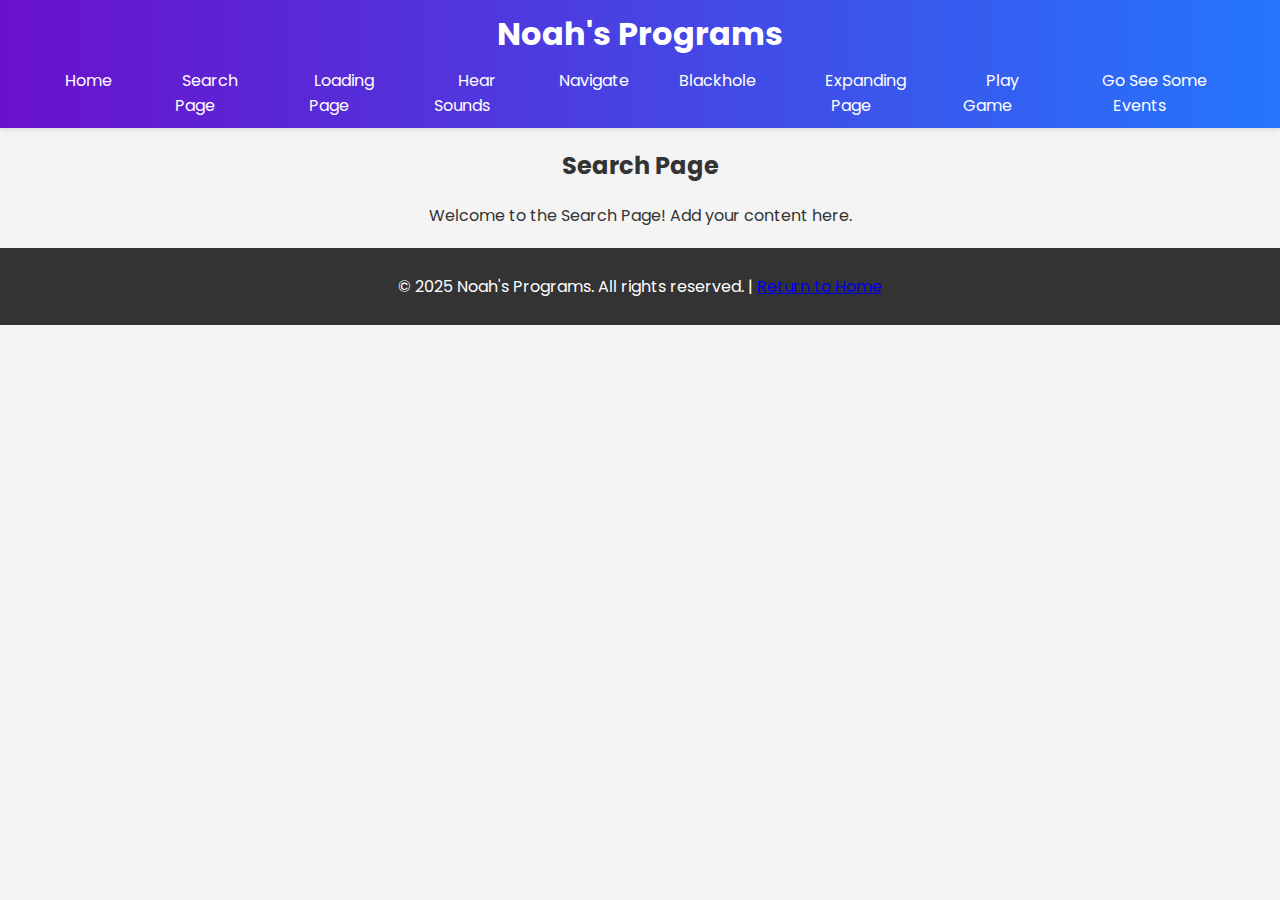
<file: index.html>
<!DOCTYPE html>
<html lang="en">

<head>
    <meta charset="UTF-8">
    <meta name="viewport" content="width=device-width, initial-scale=1.0">
    <title>Search Page</title>
    <link rel="stylesheet" href="css/index.css">
    <link rel="stylesheet" href="https://fonts.googleapis.com/css2?family=Open+Sans:ital,wght@0,300..800;1,300..800&family=Poppins:wght@100..900&display=swap">
</head>

<body>
    <header class="nav">
        <div class="container">
            <h1>Noah's Programs</h1>
            <ul>
                <li><a href="index.html">Home</a></li>
                <li><a href="search.html">Search Page</a></li>
                <li><a href="loading.html">Loading Page</a></li>
                <li><a href="sounds.html">Hear Sounds</a></li>
                <li><a href="nav.html">Navigate</a></li>
                <li><a href="blackhole.html">Blackhole</a></li>
                <li><a href="expanding.html">Expanding Page</a></li>
                <li><a href="insect.html">Play Game</a></li>
                <li><a href="event.html">Go See Some Events</a></li>
            </ul>
        </div>
    </header>

    <main>
        <section class="content">
            <h2>Search Page</h2>
            <p>Welcome to the Search Page! Add your content here.</p>
        </section>
    </main>

    <footer>
        <p>&copy; 2025 Noah's Programs. All rights reserved. | <a href="index.html">Return to Home</a></p>
    </footer>
</body>

</html>
</file>
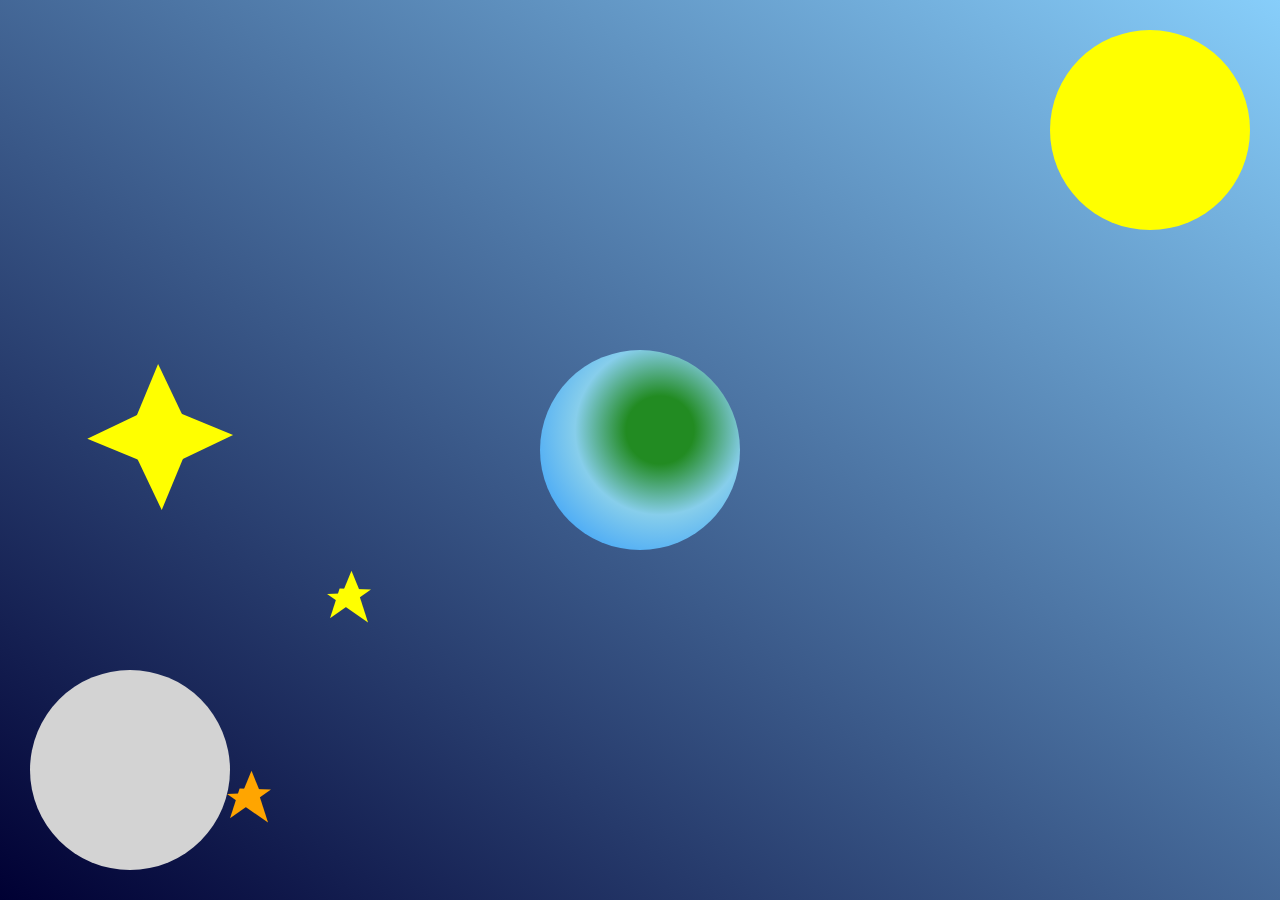
<file: art.html>
<!DOCTYPE html>
<html lang="en">
<head>
    <meta charset="UTF-8">
    <meta name="viewport" content="width=device-width, initial-scale=1.0">
    <title>ART</title>
    <link rel="stylesheet" href="css/art.css">
</head>
<body>
    <div class="sun"></div>
    <div class="moon"></div>
    <div class="planet"></div>
    <div class="five-pointed-star"></div>
    <div class="four-pointed-star"></div>
    <div class="three-pointed-star"></div>
    <div class="five-pointed-star second"></div>
</body>
</html>
</file>
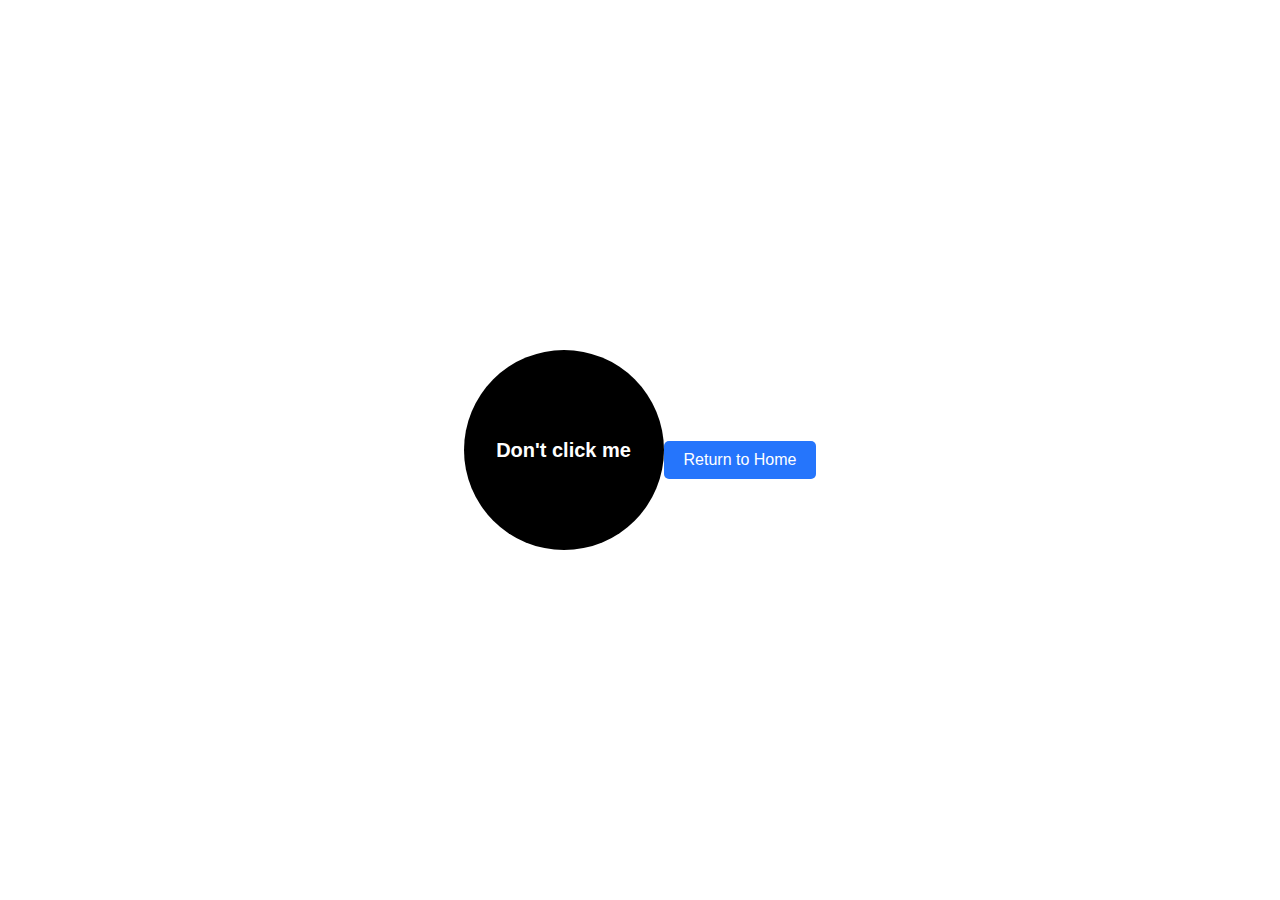
<file: blackhole.html>
<!DOCTYPE html>
<html lang="en">

<head>
    <meta charset="UTF-8">
    <meta name="viewport" content="width=device-width, initial-scale=1.0">
    <link rel="stylesheet" href="css/blackhole.css">
    <title>Blackhole</title>
</head>

<body>
    <div class="circle" id="circle">
        <h1 class="circle-text" id="circleText">Don't click me</h1>
    </div>

    <!-- Button to return to the index page -->
    <div class="button-container">
        <button onclick="window.location.href='index.html'">Return to Home</button>
    </div>

    <script src="js/blackhole.js"></script>
</body>

</html>
</file>
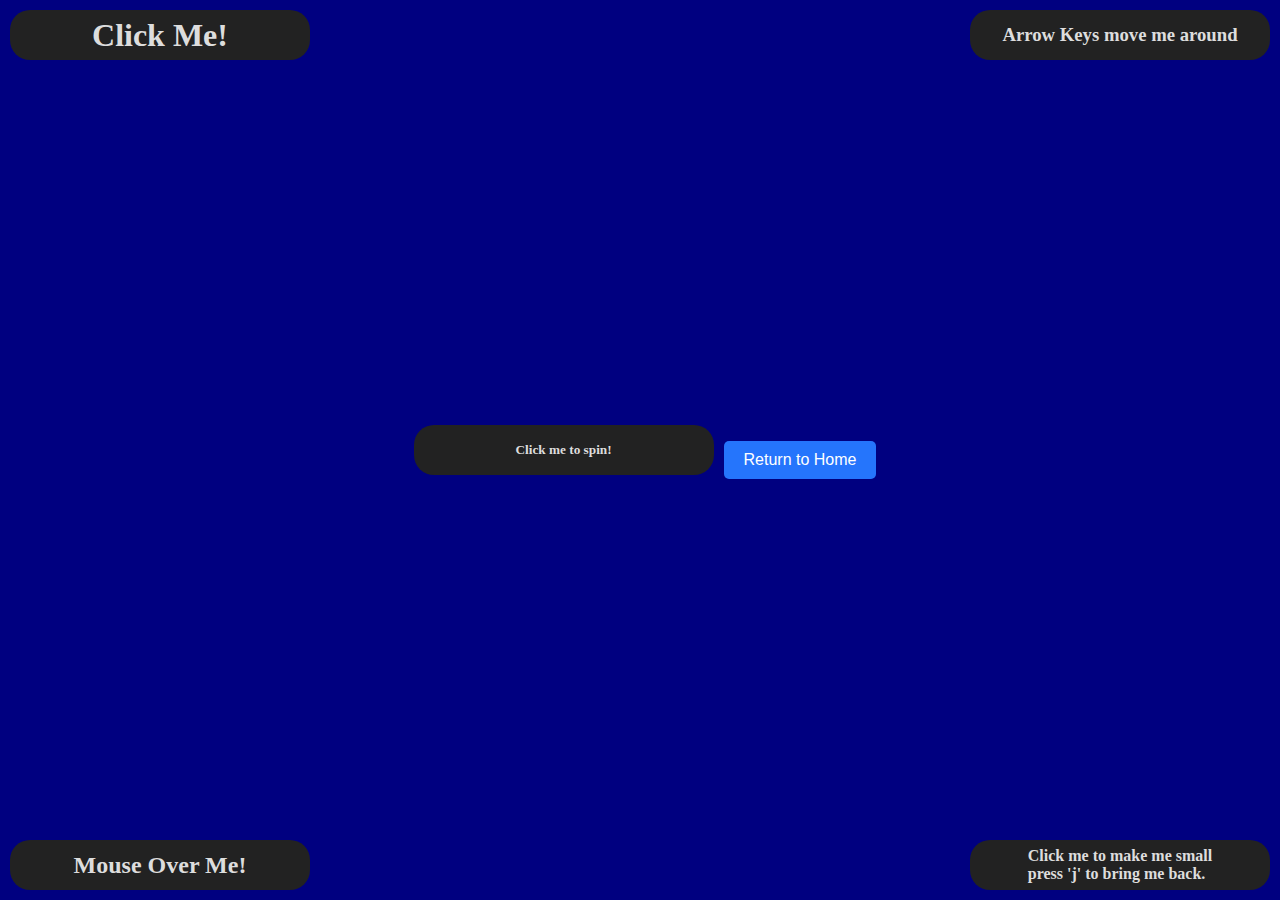
<file: event.html>
<!DOCTYPE html>
<html lang="en">
<head>
    <meta charset="UTF-8">
    <meta name="viewport" content="width=device-width, initial-scale=1.0">
    <title>Events</title>
    <link rel="stylesheet" href="css/event.css">
</head>
<body>
    <div class="box" id="element1">
        <h1>Click Me!</h1>
    </div>

    <div class="box" id="element2">
        <h2>Mouse Over Me!</h2>
    </div>

    <div class="box" id="element3">
        <h3>Arrow Keys move me around</h3>
    </div>

    <div class="box" id="element4">
        <h4>Click me to make me small <br> press 'j' to bring me back.</h4>
    </div>

    <div class="box" id="element5">
        <h5>Click me to spin!</h5>
    </div>

    <!-- Button to navigate back to the index page -->
    <div class="button-container">
        <button onclick="window.location.href='index.html'">Return to Home</button>
    </div>

    <script src="js/event.js"></script>
</body>
</html>
</file>
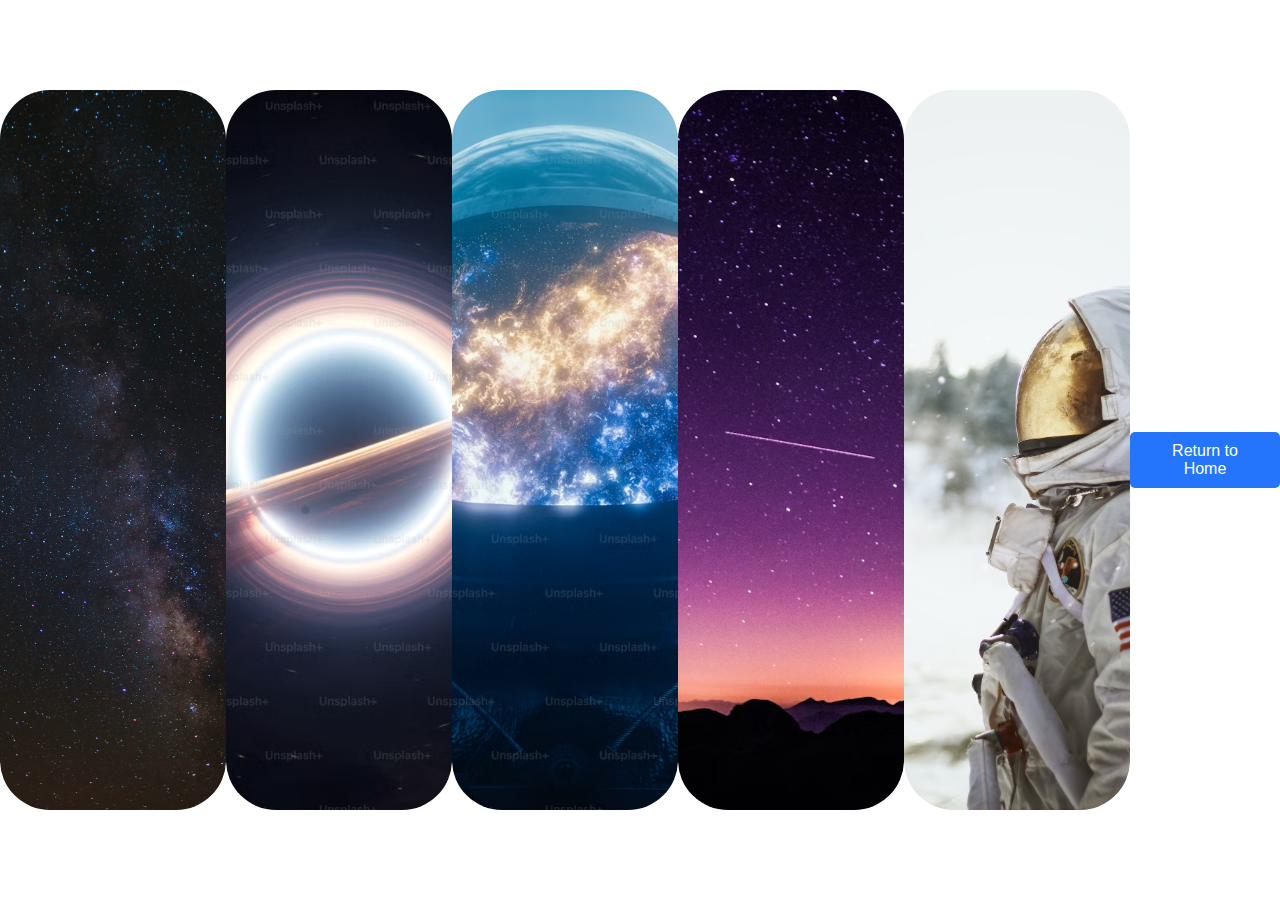
<file: expanding.html>
<!DOCTYPE html>
<html lang="en">
<head>
    <meta charset="UTF-8">
    <meta name="viewport" content="width=device-width, initial-scale=1.0">
    <title>Expanding</title>
    <link rel="stylesheet" href="css/expanding.css">
</head>
<body>
    <div class="container">
        <div class="panel" style="background-image: url('images/space-1.avif')">
            <h3>See space</h3>
        </div>

        <div class="panel" style="background-image: url('images/space-2.avif')">
            <h3>Avoid these</h3>
        </div>

        <div class="panel" style="background-image: url('images/space-3.avif')">
            <h3>Join the explorers</h3>
        </div>

        <div class="panel" style="background-image: url('images/space-4.avif')">
            <h3>Watch the sunsets</h3>
        </div>

        <div class="panel" style="background-image: url('images/space-5.avif')">
            <h3>Watch the skies</h3>
        </div>
    </div>

    <!-- Button to navigate back to the index page -->
    <div class="button-container">
        <button onclick="window.location.href='index.html'">Return to Home</button>
    </div>

    <script src="js/expanding.js"></script>
</body>
</html>
</file>
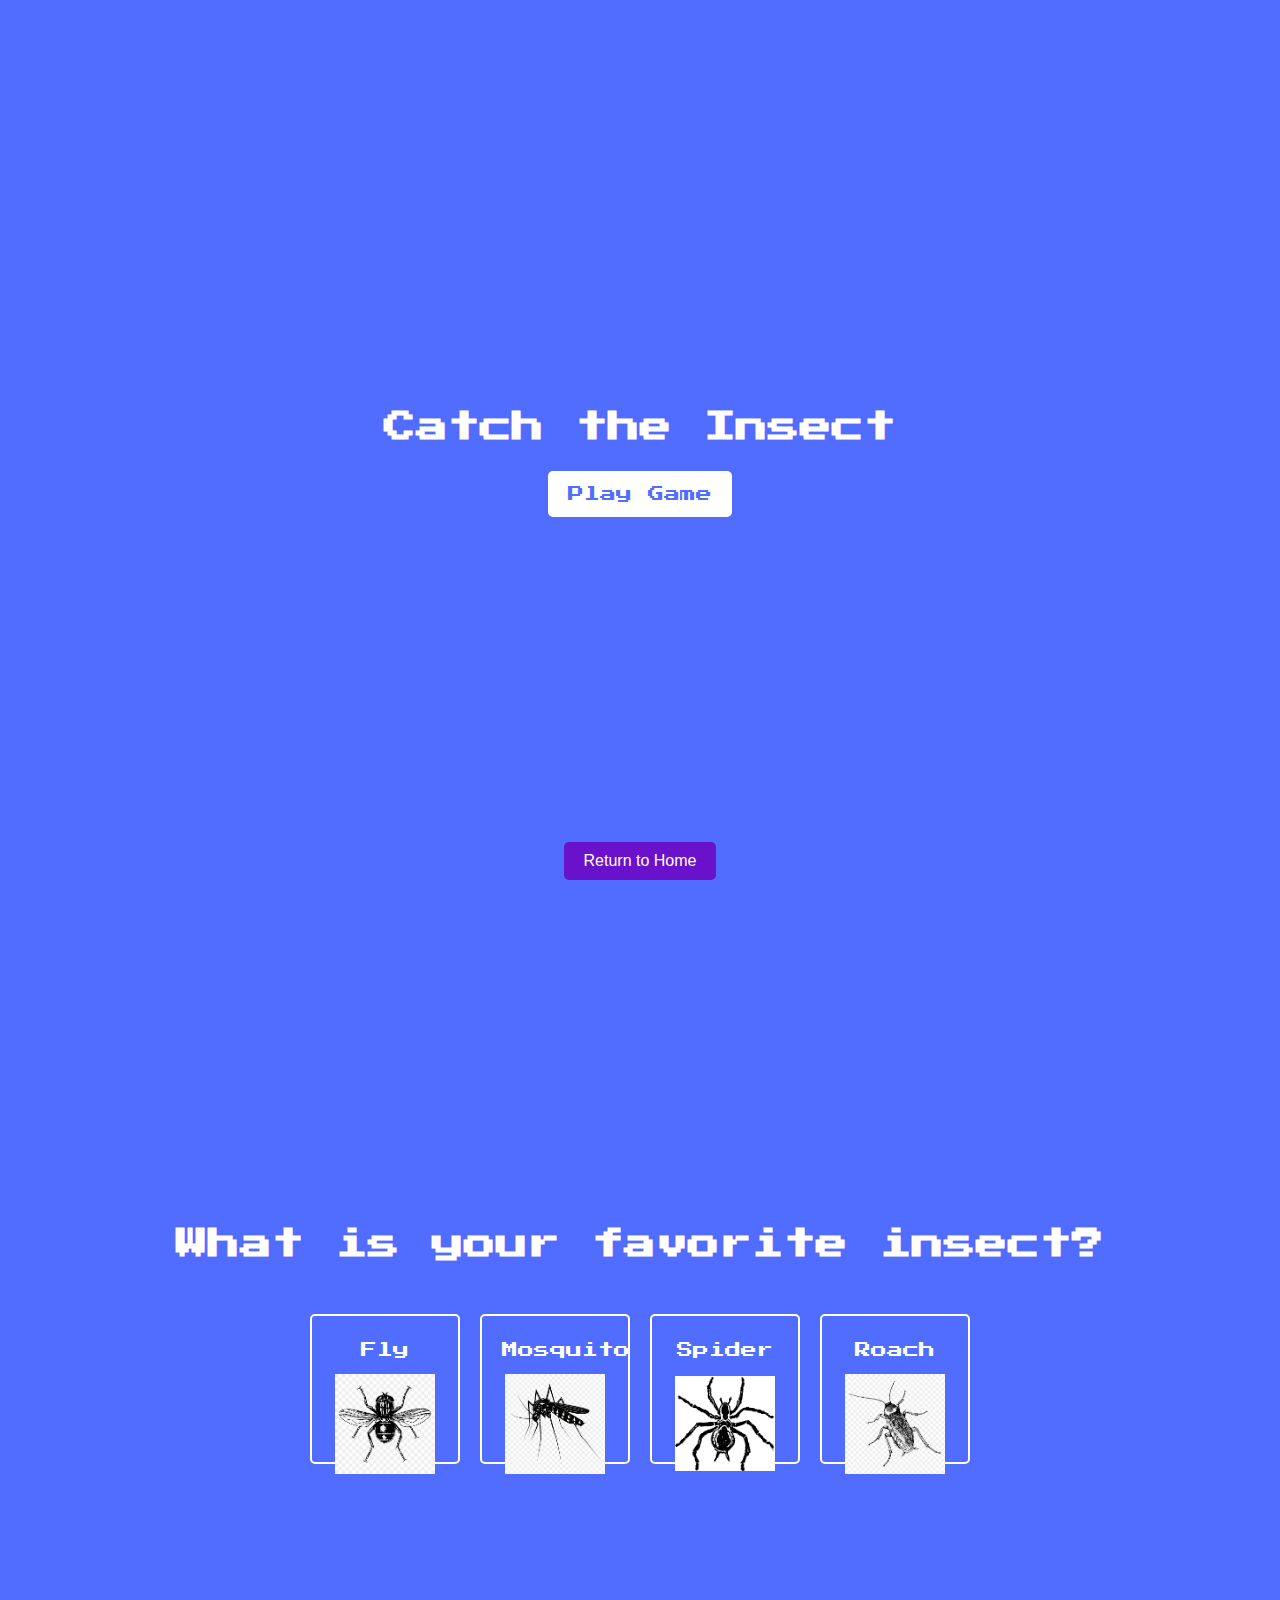
<file: insect.html>
<!DOCTYPE html>
<html lang="en">
<head>
    <meta charset="UTF-8">
    <meta name="viewport" content="width=device-width, initial-scale=1.0">
    <title>Insect</title>
    <link rel="stylesheet" href="css/insect.css">
</head>
<body>
    <div class="screen">
        <h1>Catch the Insect</h1>
        <button class="btn" id="start-btn">Play Game</button>
    </div>

    <div class="screen">
        <h1>What is your favorite insect?</h1>
        <ul class="insects-list">
            <li>
                <button class="choose-insect-btn">
                    <p>Fly</p>
                    <img src="images/fly.png" alt="Fly">
                </button>
            </li>
            <li>
                <button class="choose-insect-btn">
                    <p>Mosquito</p>
                    <img src="images/mosquito.png" alt="Mosquito">
                </button>
            </li>
            <li>
                <button class="choose-insect-btn">
                    <p>Spider</p>
                    <img src="images/spider.png" alt="Spider">
                </button>
            </li>
            <li>
                <button class="choose-insect-btn">
                    <p>Roach</p>
                    <img src="images/Roach.png" alt="Roach">
                </button>
            </li>
        </ul>
    </div>

    <div class="screen game-container" id="game-container">
        <h3 class="time" id="time">Time: 00:00</h3>
        <h3 id="score" class="score">Score: 0</h3>
        <h5 class="message" id="message">
            Are you annoyed yet? <br>
            You are playing an impossible game!!
        </h5>
    </div>

    <!-- Button to navigate back to the index page -->
    <div class="button-container">
        <button onclick="window.location.href='index.html'">Return to Home</button>
    </div>

    <script src="js/insect.js"></script>
</body>
</html>
</file>
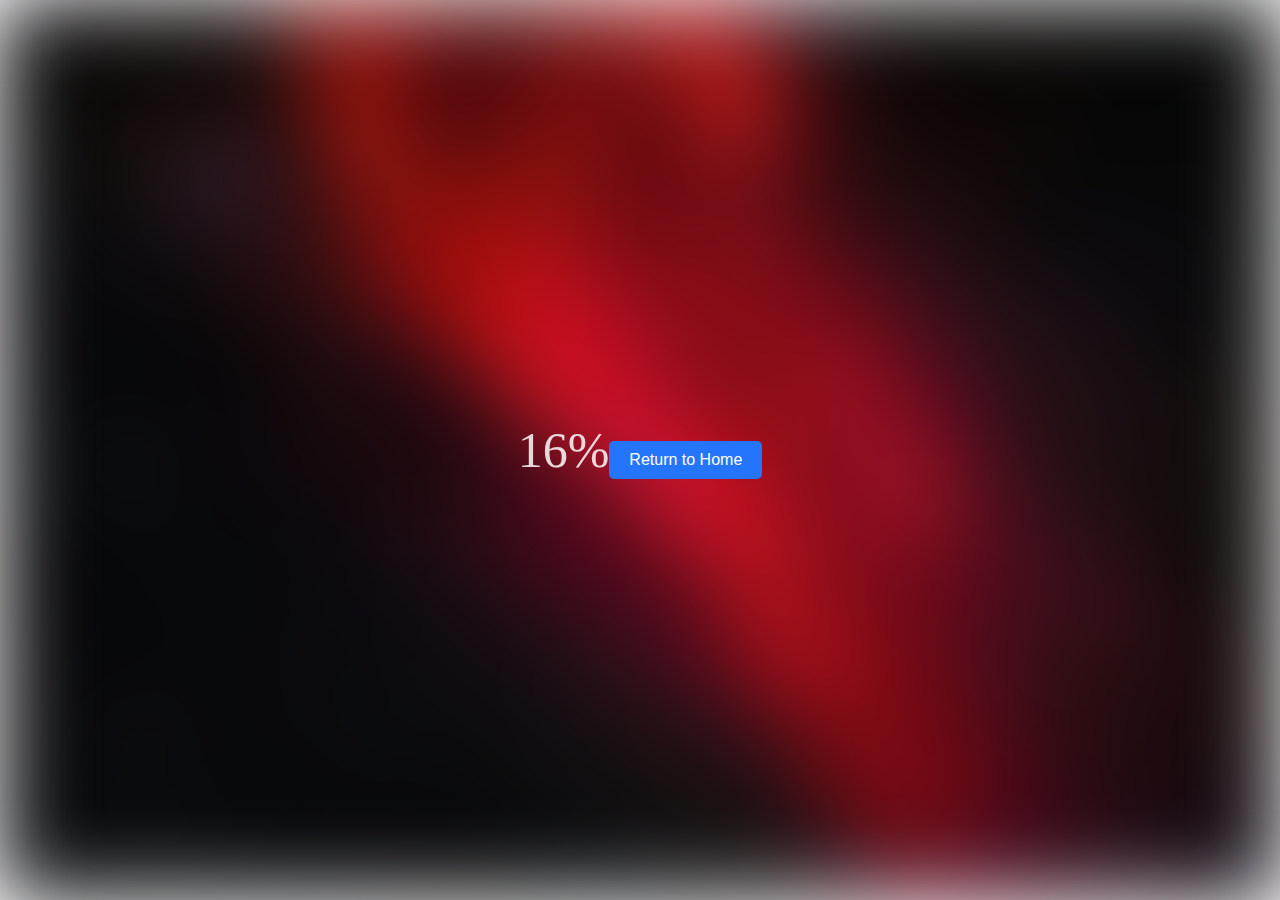
<file: loading.html>
<!DOCTYPE html>
<html lang="en">
<head>
    <meta charset="UTF-8">
    <meta name="viewport" content="width=device-width, initial-scale=1.0">
    <title>Loading</title>
    <link rel="stylesheet" href="css/loading.css">
</head>
<body>
    <section class="bg"></section>
    <div class="loading-text">0%</div>

    <!-- Button to navigate back to the index page -->
    <div class="button-container">
        <button onclick="window.location.href='index.html'">Return to Home</button>
    </div>

    <script src="js/loading.js"></script>
</body>
</html>
</file>
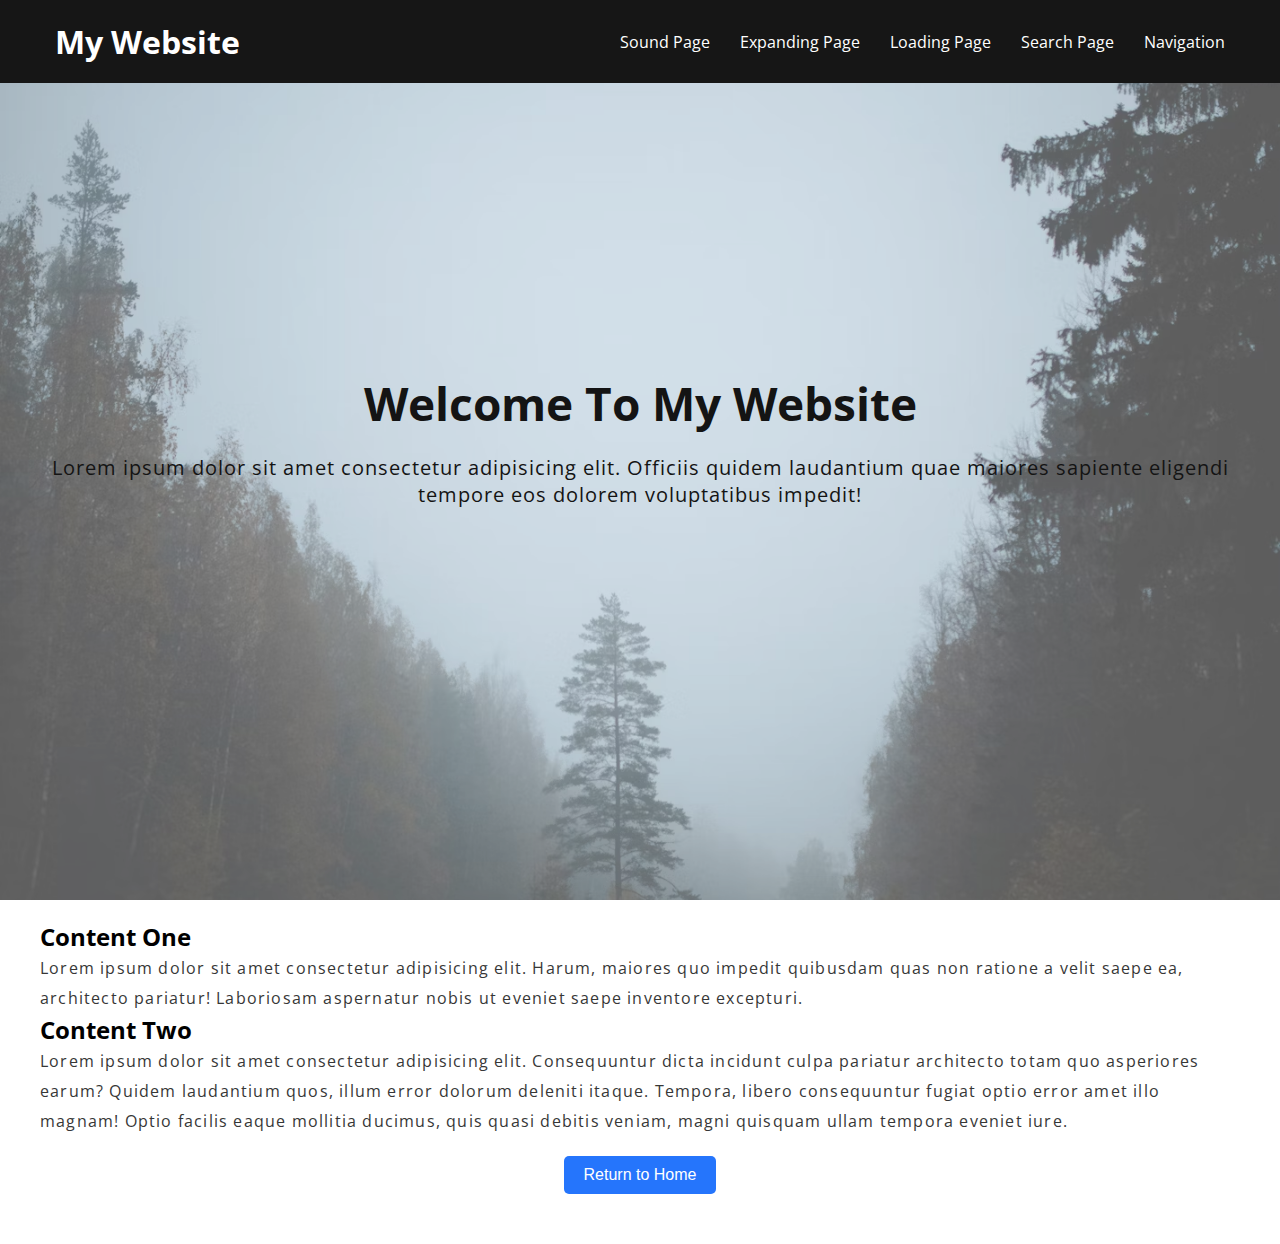
<file: nav.html>
<!DOCTYPE html>
<html lang="en">
<head>
    <meta charset="UTF-8">
    <meta name="viewport" content="width=device-width, initial-scale=1.0">
    <title>Navigation</title>
    <link rel="stylesheet" href="css/nav.css">
</head>
<body>
    <nav class="nav">
        <div class="container">
            <h1 class="logo"><a href="index.html">My Website</a></h1>
            <ul>
                <li><a href="sounds.html">Sound Page</a></li>
                <li><a href="expanding.html">Expanding Page</a></li>
                <li><a href="loading.html">Loading Page</a></li>
                <li><a href="search.html">Search Page</a></li>
                <li><a href="nav.html">Navigation</a></li>
            </ul>
        </div>
    </nav>

    <div class="hero">
        <div class="container">
            <h1>Welcome To My Website</h1>
            <p>Lorem ipsum dolor sit amet consectetur adipisicing elit. Officiis quidem laudantium quae maiores sapiente eligendi tempore eos dolorem voluptatibus impedit!</p>
        </div>
    </div>

    <section class="container content">
        <h2>Content One</h2>
        <p>Lorem ipsum dolor sit amet consectetur adipisicing elit. Harum, maiores quo impedit quibusdam quas non ratione a velit saepe ea, architecto pariatur! Laboriosam aspernatur nobis ut eveniet saepe inventore excepturi.</p>
        <h3>Content Two</h3>
        <p>Lorem ipsum dolor sit amet consectetur adipisicing elit. Consequuntur dicta incidunt culpa pariatur architecto totam quo asperiores earum? Quidem laudantium quos, illum error dolorum deleniti itaque. Tempora, libero consequuntur fugiat optio error amet illo magnam! Optio facilis eaque mollitia ducimus, quis quasi debitis veniam, magni quisquam ullam tempora eveniet iure.</p>
    </section>

    <!-- Button to navigate back to the index page -->
    <div class="button-container">
        <button onclick="window.location.href='index.html'">Return to Home</button>
    </div>

    <script src="js/nav.js"></script>
</body>
</html>
</file>
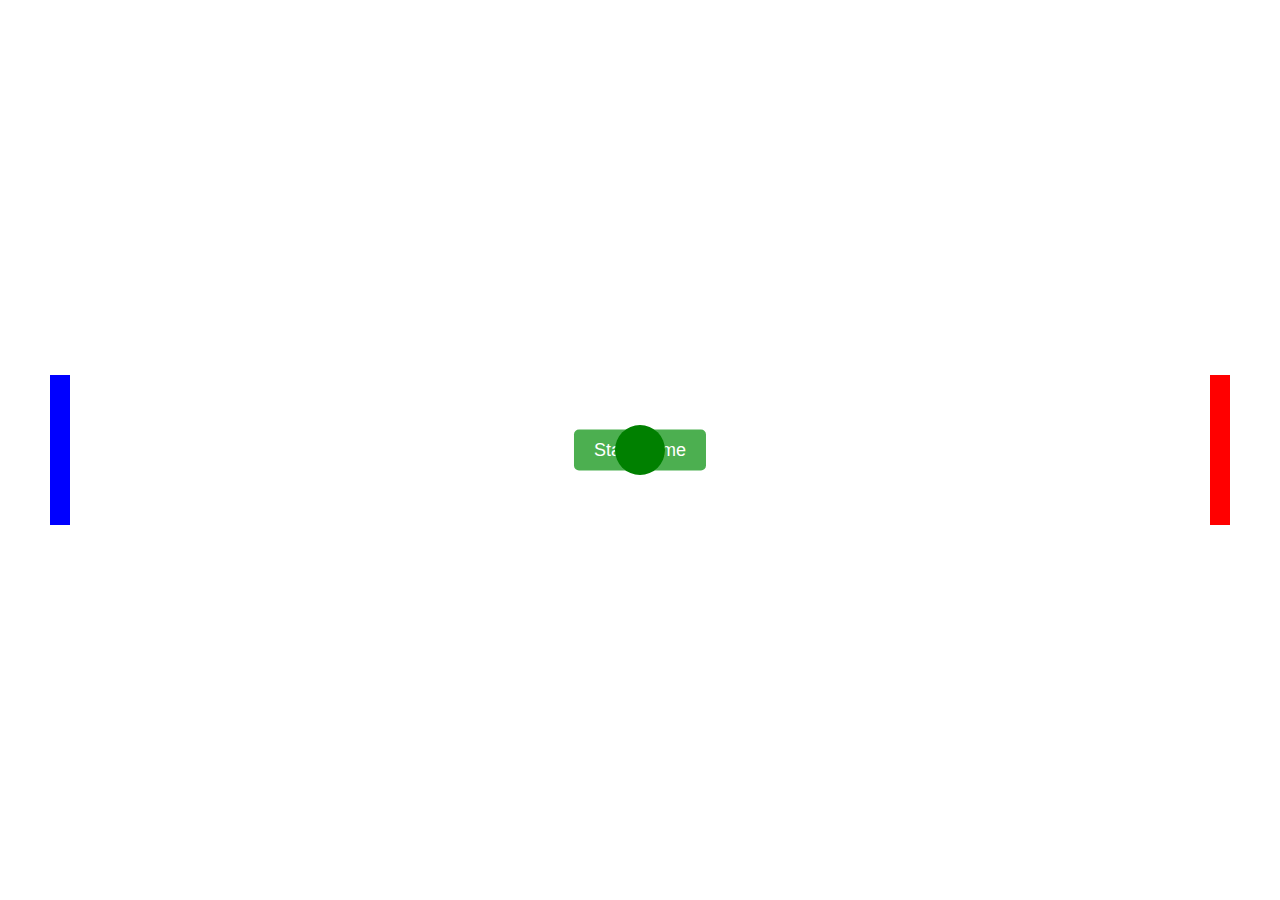
<file: pong.html>
<!DOCTYPE html>
<html lang="en">
<head>
    <meta charset="UTF-8">
    <meta name="viewport" content="width=device-width, initial-scale=1.0">
    <title>pong</title>
</head>
<body>
    <script src="js/pong.js"></script>

</body>
</html>
</file>
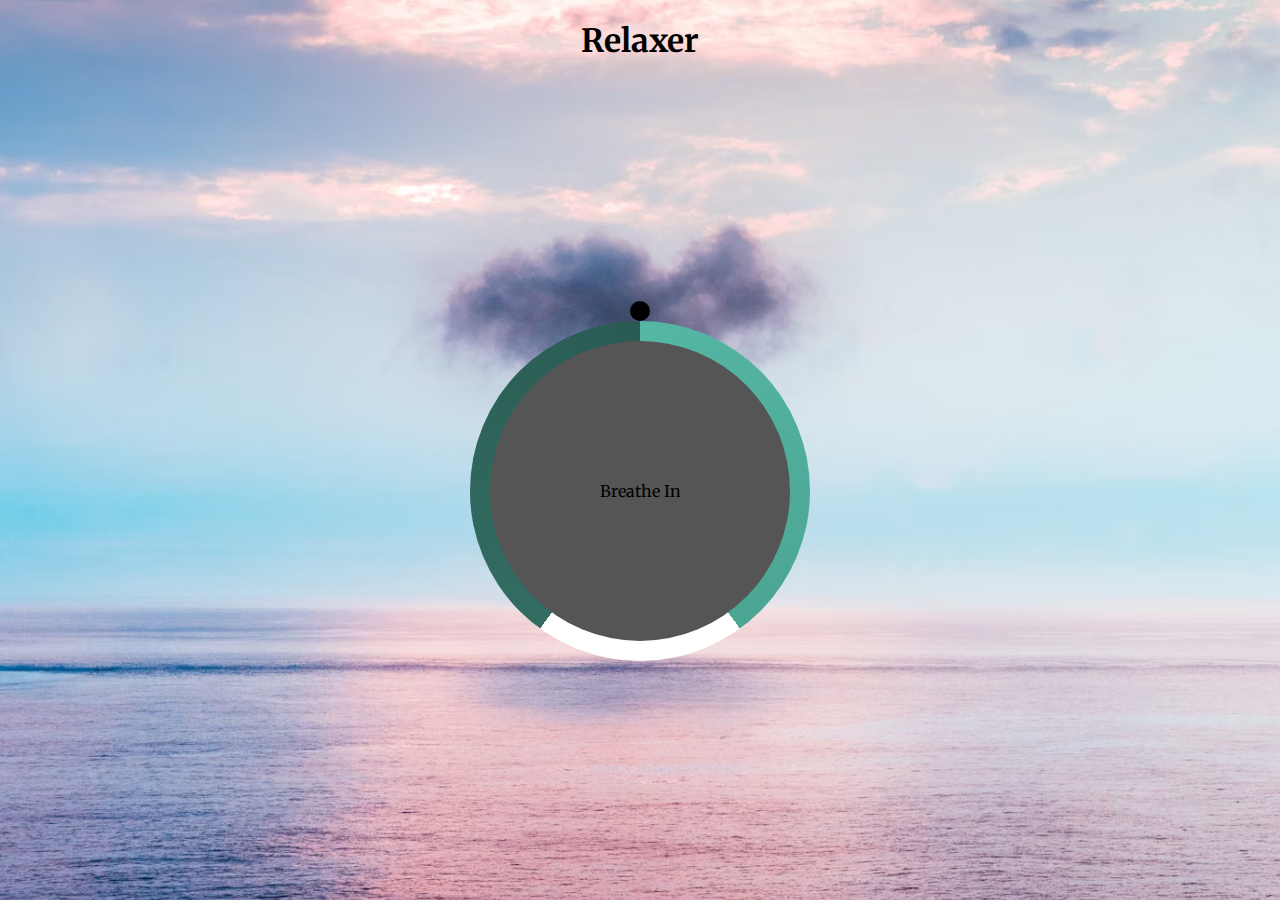
<file: relaxer.html>
<!DOCTYPE html>
<html lang="en">

    <head>
        <meta charset="UTF-8">
        <meta name="viewport" content="width=device-width, initial-scale=1.0">
        <title>relaxer</title>
        <link rel="stylesheet" href="css/relaxer.css">
    </head>

    <body>
        <h1>Relaxer</h1>

        <div class="container" id="container">
            <div class="circle"></div>

            <p id="text">Breathe In</p>

            <div class="pointer-container">
                <span class="pointer"></span>
            </div>

            <div class="gradient-circle"></div>
        </div>

        <script src="js/relaxer.js"></script>

    </body>

</html>
</file>
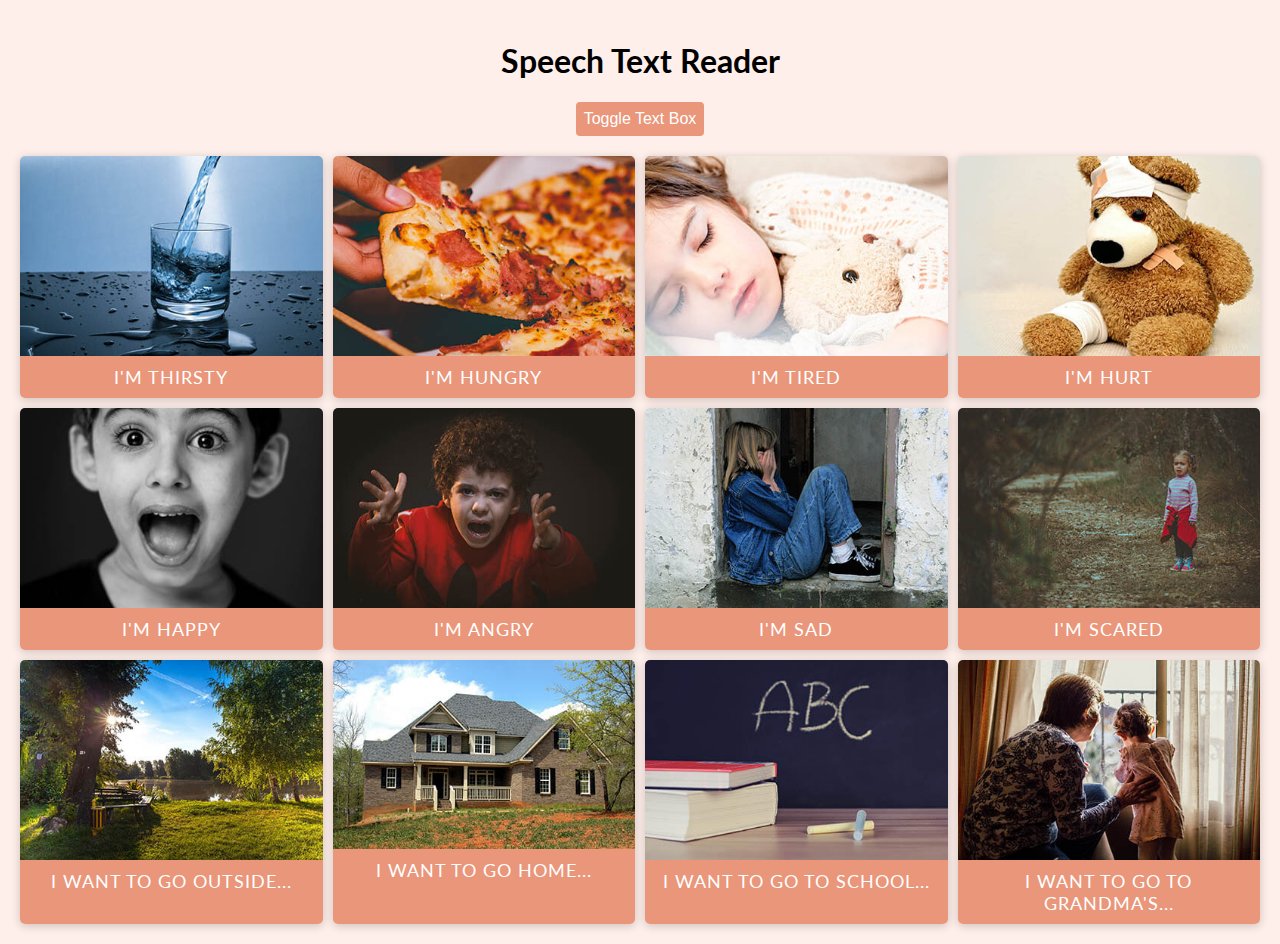
<file: speech.html>
<!DOCTYPE html>
<html lang="en">
<head>
    <meta charset="UTF-8">
    <meta name="viewport" content="width=device-width, initial-scale=1.0">
    <title>Speach</title>
    <link rel="stylesheet" href="css/speech.css">
</head>
<body>
    <div class="container">
        <h1>Speech Text Reader</h1>
        <button id="toggle" class="btn btn-toggle">
            Toggle Text Box
        </button>
        <div id="text-box" class="text-box">
            <div id="close" class="close">X</div>
            <h3>Choose Voice</h3>
            <select id="voices"></select>
            <textarea id="text" placeholder="Enter text to read..."></textarea>
            <button class="btn" id="read">Read Text</button>
        </div>
        <main></main>
    </div>
    <script src="js/speech.js"></script>
</body>
</html>
</file>
<file: css/index.css>
/* General Styles */
body {
    font-family: 'Poppins', 'Open Sans', sans-serif;
    margin: 0;
    padding: 0;
    background-color: #f4f4f4;
    color: #333;
    text-align: center; /* Centers text elements across the page */
}

/* Header Navigation */
.nav {
    background: linear-gradient(90deg, #6a11cb 0%, #2575fc 100%);
    color: white;
    padding: 10px 0;
    box-shadow: 0 2px 5px rgba(0, 0, 0, 0.1);
}

.nav .container {
    max-width: 1200px;
    margin: 0 auto; /* Centers the container horizontally */
    padding: 0 20px;
}

.nav h1 {
    text-align: center; /* Centers the header text */
    margin: 0;
}

.nav ul {
    list-style: none;
    display: flex;
    justify-content: center; /* Centers the navigation links */
    padding: 0;
    margin: 10px 0 0;
}

.nav ul li {
    margin: 0 10px;
}

.nav ul li a {
    color: white;
    text-decoration: none;
    padding: 10px 15px;
    border-radius: 5px;
    transition: background-color 0.3s ease;
}

.nav ul li a:hover {
    background-color: rgba(255, 255, 255, 0.3);
}

/* Hero Section */
.hero {
    text-align: center; /* Ensures content in hero section is centered */
    padding: 50px 20px;
    background: #fff;
    margin: 20px auto; /* Centers the hero section container */
    box-shadow: 0 2px 5px rgba(0, 0, 0, 0.1);
    max-width: 800px; /* Limits the width for better centering */
}

.hero h2 {
    font-size: 2.5rem;
    margin-bottom: 10px;
}

.hero p {
    font-size: 1.2rem;
    color: #666;
}

/* Footer */
footer {
    text-align: center;
    padding: 10px 0;
    background-color: #333;
    color: white;
    margin-top: 20px;
}
</file>
<file: css/art.css>
body {
    background: linear-gradient(to bottom left, #87CEFA, #000033);
    height: 100vh; /* Ensures the background fills the viewport */
    margin: 0;
  }



.sun{
    height: 200px;
    width: 200px;
    background-color: yellow;
    border-radius: 50%;
    position: absolute;
    top: 30px;
    right: 30px;
}

.moon{
    height: 200px;
    width: 200px;
    background-color: lightgrey;
    border-radius: 50%;
    position: absolute;
    bottom: 30px;
    left: 30px;
}

.planet{
    position: absolute;
    top: 50%;
    left: 50%;
    transform: translate(-50%, -50%);
    width: 200px;
    height: 200px;
    border-radius: 50%;
    background: radial-gradient(circle at 60% 40%, #228B22 20%, #87CEEB 50%, #1E90FF 100%);
}

.five-pointed-star {
    --star-color: orange;
    font-size: 4em; /* Smaller size */
    position: absolute; /* Precise positioning */
    bottom: 10%; /* Positioning near the bottom */
    left: calc(10% + 100px); /* Moves it 100px to the right */
    width: 0px;
    height: 0px;
    margin: 0; /* Removes centering margin */
    border-right: 0.4em solid transparent;
    border-bottom: 0.3em solid var(--star-color);
    border-left: 0.4em solid transparent;
    transform: rotate(35deg);
  }

  .five-pointed-star:before {
    border-bottom: 0.35em solid var(--star-color); /* Proportional adjustment */
    border-left: 0.15em solid transparent;
    border-right: 0.15em solid transparent;
    position: absolute;
    height: 0;
    width: 0;
    top: -0.25em;
    left: -0.325em;
    content: "";
    transform: rotate(-35deg);
  }

  .five-pointed-star:after {
    position: absolute;
    top: 0.015em;
    left: -0.525em;
    width: 0;
    height: 0;
    border-right: 0.4em solid transparent;
    border-bottom: 0.3em solid var(--star-color);
    border-left: 0.4em solid transparent;
    transform: rotate(-70deg);
    content: "";
  }

  .four-pointed-star {
    position: absolute; /* Enables precise positioning */
    width: 1em; /* Same size as the five-pointed star */
    font-size: 4em; /* Matches the size */
    left: 10%; /* Middle left positioning */
    top: calc(50% - 50px); /* Moves it up by 50px */
    transform: translateY(-50%); /* Adjusts vertical offset */
  }

  .four-pointed-star:before {
    content: "";
    position: absolute;
    background: yellow;
    width: 1em; /* Matches the size */
    height: 1.15em; /* Matches the size */
    transform: rotate(-45deg) skewX(22.5deg) skewY(22.5deg);
  }

  .four-pointed-star:after {
    content: "";
    position: absolute;
    background: yellow;
    width: 1em; /* Matches the size */
    height: 1.15em; /* Matches the size */
    transform: rotate(45deg) skewX(22.5deg) skewY(22.5deg);
  }


  .five-pointed-star.second {
    --star-color: yellow; /* Change color if needed */
    font-size: 4em; /* Same size as the first star */
    position: absolute;
    bottom: calc(10% + 200px); /* Move it 200px up */
    left: calc(10% + 200px); /* Position it further to the right */
    width: 0px;
    height: 0px;
    margin: 0;
    border-right: 0.4em solid transparent;
    border-bottom: 0.3em solid var(--star-color);
    border-left: 0.4em solid transparent;
    transform: rotate(35deg);
}

.five-pointed-star.second:before {
    border-bottom: 0.35em solid var(--star-color);
    border-left: 0.15em solid transparent;
    border-right: 0.15em solid transparent;
    position: absolute;
    height: 0;
    width: 0;
    top: -0.25em;
    left: -0.325em;
    content: "";
    transform: rotate(-35deg);
}

.five-pointed-star.second:after {
    position: absolute;
    top: 0.015em;
    left: -0.525em;
    width: 0;
    height: 0;
    border-right: 0.4em solid transparent;
    border-bottom: 0.3em solid var(--star-color);
    border-left: 0.4em solid transparent;
    transform: rotate(-70deg);
    content: "";
}
</file>
<file: css/blackhole.css>
* {
    box-sizing: border-box;
}


body {
    margin: 0;
    display: flex;
    justify-content: center;
    align-items: center;
    height: 100vh;
    background-color: white;
    overflow: hidden;
  }

  .circle {
    width: 200px;
    height: 200px;
    background-color: black; /* Ensures the circle matches the screen color */
    border-radius: 50%;
    display: flex;
    justify-content: center;
    align-items: center;
    cursor: pointer;
    transition: transform 1.5s ease, background-color 0.5s ease;
    position: relative;
  }

  .circle-text {
    font-family: Arial, sans-serif;
    font-size: 20px;
    color: white;
  }

  .circle.expanded {
    transform: scale(10); /* Expands the circle */
    background-color: black; /* Keeps the circle's color black */
  }

  .circle.expanded .circle-text {
    display: none;
  }
/* Position and Layer Fix */
.button-container {
  position: relative; /* Makes it stay within the layout flow */
  z-index: 10; /* Ensures it stays above other elements like the blackhole */
  margin-top: 20px; /* Adds spacing */
  text-align: center;
}

button {
  background-color: #2575fc;
  color: white;
  border: none;
  padding: 10px 20px;
  border-radius: 5px;
  font-size: 16px;
  cursor: pointer;
  transition: background-color 0.3s ease;
}

button:hover {
  background-color: #6a11cb;
}
</file>
<file: css/event.css>
* {
    box-sizing: border-box;
}

body {
    display: flex;
    height: 100vh;
    justify-content: center;
    align-items: center;
    margin: 0;
    background-color: navy
}

.box{
    background-color: #222222;
    color: #dddddd;
    width: 300px;
    height:50px;
    padding: 10px;
    margin: 10px;
    display: flex;
    justify-content: center;
    align-items: center;
    border-radius: 20px;
}

#element1 {
    position: absolute;
    top: 0px;
    left: 0px;
}

#element2 {
    position: absolute;
    bottom: 0px;
    left: 0px;
}

#element3 {
    position: absolute;
    top: 0px;
    right: 0px;

}

#element4{
    position: absolute;
    bottom: 0px;
    right: 0px;
}

@Keyframes spin {
    from {
        transfrom: rotate(0deg)
    }
    to {
        transfrom: rotate(360deg)
    }
}

#element5 {
    animation: spin .3 linear infinite;
    animation-play-state: paused;
}
/* Button Styles */
.button-container {
    text-align: center;
    margin-top: 20px;
}

button {
    background-color: #2575fc;
    color: white;
    border: none;
    padding: 10px 20px;
    border-radius: 5px;
    font-size: 16px;
    cursor: pointer;
    transition: background-color 0.3s ease;
}

button:hover {
    background-color: #6a11cb;
}
</file>
<file: css/expanding.css>
* {
    box-sizing: border-box;
}

body{
    display: flex;
    height: 100vh;
    justify-content: center;
    align-items: center;
    margin: 0;
}

.container {
    display: flex;
    width: 90vw;
}


.panel {
    background-size: cover;
    background-position: center;
    background-repeat: no-repeat;
    height: 80vh;
    margin: 0;
    border-radius: 50px;
    flex: 1;
    color: grey;
    cursor: pointer;
    position: relative;
    transition: all 1s ease-in;

}

.panel h3{
    font-size 24px;
    position: absolute;
    bottom: 20px;
    left: 20px;
    margin: 0;
    opacity: 0;
    transition: opacity .3s ease-in 0.4s
}

.panel.active{
    flex: 10;
}

.panel.active h3{
    opacity: 1;
}
/* Button Styles */
.button-container {
    text-align: center;
    margin-top: 20px;
}

button {
    background-color: #2575fc;
    color: white;
    border: none;
    padding: 10px 20px;
    border-radius: 5px;
    font-size: 16px;
    cursor: pointer;
    transition: background-color 0.3s ease;
}

button:hover {
    background-color: #6a11cb;
}
</file>
<file: css/insect.css>
@import url('https://fonts.googleapis.com/css2?family=Open+Sans:ital,wght@0,300..800;1,300..800&family=Poppins:ital,wght@0,100;0,200;0,300;0,400;0,500;0,600;0,700;0,800;0,900;1,100;1,200;1,300;1,400;1,500;1,600;1,700;1,800;1,900&family=Press+Start+2P&display=swap');

*{
    box-sizing: border-box;
}

body{
    background-color: #516dff;
    color: #fff;
    font-family:'Press Start 2P', sans-serif;
    height: 100vh;
    margin: 0;
    text-align: center;
    overflow:hidden; /*take this out if screen is stuck */
}

h1{
    line-height: 1.4;
}

.btn{
    border: 0;
    background-color: #fff;
    color: #516dff;
    padding: 15px 20px;
    font-family:inherit;
    cursor: pointer;
}

.btn:hover{
    opacity:0.95;
}

.screen{
    display:flex;
    flex-direction: column;
    align-items: center;
    justify-content: center;
    height: 100vh;
    width: 100vw;
    transition: margin 1s ease-out;
}

.screen.up{
    margin-top: -100vh;

}
.insects-list{
    display:flex;
    flex-wrap: wrap;
    justify-content:center;
    list-style:none;
    padding: 0;
}

.insects-list li{
    margin:10px;
}

.choose-insect-btn{
    background-color:transparent;
    border: 2px solid #fff;
    color: #fff;
    cursor:pointer;
    font-family: inherit;
    width: 150px;
    height: 150px;
}

.choose-insect-btn img{
    width:100px;
    height:100px;
    object-fit: contain;
}

.choose-insect-btn:active{
    background-color: rgba(255,255,255,0.7);

}

.game-container{
    position: relative;

}

.time, .score{

   position: absolute;
   color: #a6a6a6;
   top: 20px;
   z-index: 100;
}

.time{
    left: 20px;
}
.score{
    right: 20px;
}

.message {
    line-height: 1.7;
    background-color: rgba(0, 0, 0, 0.5); /* Keeps the transparent dark background */
    width: 100%;
    padding: 20px;
    z-index: 1000; /* Increase the z-index to bring it to the front */
    text-align: center;
    position: fixed; /* Change to 'fixed' so it stays in front of everything */
    top: 0; /* Position at the top */
    left: 50%;
    transform: translate(-50%, -150%); /* Initial position off-screen */
    opacity: 0; /* Hidden initially */
    transition: transform 1s ease-in, opacity 1s ease-in; /* Smooth transition */
    color: red; /* Make the text color red */
    font-size: 24px; /* Make the font size slightly bigger for visibility */
}

.message.visible {
    transform: translate(-50%, 0); /* Bring it into the center of the screen */
    opacity: 1; /* Make it fully visible */
}



.insect{
    cursor:pointer;
    display: flex;
    align-items: center;
    justify-content: center;
    width:100px;
    height:100px;
    position:absolute;
}

.insect.caught{
    transform: scale(0);
}
/* Button Placement Fix */
.button-container {
    position: absolute; /* Makes it independent of other elements */
    bottom: 20px; /* Places it near the bottom of the screen */
    width: 100%; /* Ensures it's centered on the page */
    text-align: center;
}

button {
    background-color: #6a11cb; /* Adds contrast to ensure visibility */
    color: white;
    border: none;
    padding: 10px 20px;
    border-radius: 5px;
    font-size: 16px;
    cursor: pointer;
    transition: background-color 0.3s ease;
}

button:hover {
    background-color: #2575fc;
}
</file>
<file: css/loading.css>
* {
    box-sizing: border-box;
}

body{
    display: flex;
    height: 100vh;
    align-items: center;
    justify-content: center;
    margin: 0;
}

.bg{
    background-image: url('../images/space.pic.avif');
    background: cover;
    background-position: center;
    background-repeat: no-repeat;
    width: 100vw;
    height: 100vh;
    position: absolute;
    filter: blur(50px);
    z-index: -1;
}

.loading-text{
    font-size: 50px;
    color: white;


}
/* Button Styles */
.button-container {
    text-align: center;
    margin-top: 20px;
}

button {
    background-color: #2575fc;
    color: white;
    border: none;
    padding: 10px 20px;
    border-radius: 5px;
    font-size: 16px;
    cursor: pointer;
    transition: background-color 0.3s ease;
}

button:hover {
    background-color: #6a11cb;
}
</file>
<file: css/nav.css>
@import url('https://fonts.googleapis.com/css2?family=Open+Sans:ital,wght@0,300..800;1,300..800&family=Poppins:ital,wght@0,100;0,200;0,300;0,400;0,500;0,600;0,700;0,800;0,900;1,100;1,200;1,300;1,400;1,500;1,600;1,700;1,800;1,900&display=swap');

*{
    box-sizing: border-box;
    margin: 0;
    padding: 0;
}

body {
    font-family: 'Open sans', sans-serif;
    color: black;
    padding-bottom: 50px;
}

.container {
    max-width: 1200px;
    margin: 0 auto;
}

.nav{
    position: fixed;
    background-color: rgb(22,22,22);
    top: 0;
    left: 0;
    right: 0;
}

.nav .container{
    display: flex;
    justify-content: space-between;
    align-items: center;
    padding: 20px 0;
}

.nav ul {
    display: flex;
    list-style-type: none;
    align-items: center;
    justify-content: center;
}

.nav a{
    color: white;
    padding: 7px 15px;
    text-decoration: none;
}

.nav.active{
    background-color: white;

}
.nav.active a {
    color:black;
}

.nav.active .container {
    padding: 10px 0;
}

.nav a.current, .nav a:hover{
    color: #c0392b;
    font-weight:bold;
}

.hero {
    position: relative;
    background-image: url('../images/tree.avif');
    background-repeat:no-repeat;
    background-size: cover;
    background-position: top-center;
    height: 100vh;
    display: flex;
    justify-content: center;
    align-items: center;
    text-align:center;
    margin-bottom: 20px;
    color: rgb(20,20,20);
    z-index: -2;

}

.hero::before {
    content: '';
    position: absolute;
    top: 0;
    left: 0;
    width: 100%;
    height: 100%;
    background-color: rgba(255,255,255, 0.3);
    z-index: -1;
}

.hero h1{
    font-size: 46px;
    margin: -20px 0 20px;
    z-index: 100;
}

.hero p{
    font-size: 20px;
    letter-spacing:1px;
}

.content h2, .content h3{
    font-size: 150%;
    margin: 20 px 0;
}

.content p{
    color: rgb(55,55,55);
    line-height:30px;
    letter-spacing: 1.2px;
}
/* Button Styles */
.button-container {
    text-align: center;
    margin-top: 20px;
}

button {
    background-color: #2575fc;
    color: white;
    border: none;
    padding: 10px 20px;
    border-radius: 5px;
    font-size: 16px;
    cursor: pointer;
    transition: background-color 0.3s ease;
}

button:hover {
    background-color: #6a11cb;
}
</file>
<file: css/relaxer.css>
@import url('https://fonts.googleapis.com/css2?family=Merriweather:ital,opsz,wght@0,18..144,300..900;1,18..144,300..900&family=Open+Sans:ital,wght@0,300..800;1,300..800&family=Poppins:ital,wght@0,100;0,200;0,300;0,400;0,500;0,600;0,700;0,800;0,900;1,100;1,200;1,300;1,400;1,500;1,600;1,700;1,800;1,900&family=Press+Start+2P&display=swap');

* {
    box-sizing: border-box
}

body {
    background: darkgrey url('../images/relaxing.avif') no-repeat center center/cover;
    color: black;
    font-family: 'Merriweather', sans-serif;
    min-height: 100vh;
    display: flex;
    flex-direction: column;
    align-items: center;
    margin: 0;
}

.container {
    display: flex;
    align-items: center;
    justify-content: center;
    margin: auto;
    height: 300px;
    width: 300px;
    position: relative;
}

.circle {
    background-color: #555;
    height: 100%;
    width: 100%;
    position: absolute;
    top: 0;
    left: 0;
    z-index: -2;
    border-radius: 50%;
}

.gradient-circle {
    background: conic-gradient(#55b7a4 0%,
            #4ca493 40%,
            #fff 40%,
            #ffffff 60%,
            #336d62 60%,
            #2a5b52 100%);
    height: 340px;
    width: 340px;
    z-index: -3;
    border-radius: 50%;
    position: absolute;
    top: -10;
    left: 10;
}

.pointer {
    background-color: black;
    height: 20px;
    width: 20px;
    border-radius: 100%;
    display: block;
}

.pointer-container {
    position: absolute;
    top: -40px;
    left: 140px;
    width: 20px;
    height: 190px;
    animation: rotate 7.5s linear infinite;
    transform-origin: bottom center;
}

@Keyframes rotate {
    from {
        transform: rotate(0deg);
    }

    to {
        transform: rotate(360deg);
    }
}


.container.grow {
    animation: grow 3s linear forwards;
}

@Keyframes grow {
    from {
        transform: scale(1);
    }

    to {
        transform: scale(1.2);
    }
}

.container.shrink {
    animation: shrink 3s linear forwards
}

@Keyframes shrink {
    from {
        transform: scale(1.2);
    }

    to {
        transform: scale(1);
    }
}
</file>
<file: css/speech.css>
@import url('https://fonts.googleapis.com/css2?family=Lato:ital,wght@0,100;0,300;0,400;0,700;0,900;1,100;1,300;1,400;1,700;1,900&family=Montserrat:ital,wght@0,100..900;1,100..900&family=Open+Sans:ital,wght@0,300..800;1,300..800&family=Poppins:ital,wght@0,100;0,200;0,300;0,400;0,500;0,600;0,700;0,800;0,900;1,100;1,200;1,300;1,400;1,500;1,600;1,700;1,800;1,900&family=Press+Start+2P&display=swap');

* {
    box-sizing: border-box;
}

body {
    background: #ffefea;
    font-family: 'Lato', sans-serif;
    min-height: 100vh;
    margin: 0;
}

h1 {
    text-align: center;
}

.container {
    margin: auto;
    padding: 20px;
}

.btn {
    cursor: pointer;
    background-color: darksalmon;
    border: 0;
    border-radius: 4px;
    color: #fff;
    font-size: 16px;
    padding: 8px;
}

.btn:active {
    transform: scale(0.98);
}

.btn:focus, select:focus {
    outline: 0;
}

.btn-toggle {
    display: block;
    margin: auto;
    margin-bottom: 20px;
}

.text-box {
    width: 70%;
    position: absolute;
    top: 30%;
    left: 50%;
    background-color: #333;
    color: #fff;
    padding: 20px;
    border-radius: 5px;
    transform: translate(-50%, -800px);
    transition: all 1s ease-in-out;
}

.text-box.show {
    transform: translate(-50%, 0);
}

.text-box select {
    background-color: darksalmon;
    border: 0;
    color: #fff;
    font-size: 12px;
    height: 30px;
    width: 100%;
}

.text-box textarea {
    border: 1px #dadada solid;
    border-radius: 4px;
    font-size: 16px;
    padding: 8px;
    margin: 15px 0;
    width: 100%;
    height: 150px;
}

.text-box .btn {
    width: 100%;
}

.text-box .close {
    float: right;
    text-align: right;
    cursor: pointer;
}

main  {
    display: grid;
    grid-template-columns: 1fr 1fr 1fr 1fr;
    grid-gap: 10px;
}

.box {
    box-shadow: 0 2px 10px rgba(0,0,0,0.2);
    border-radius: 5px;
    cursor: pointer;
    display: flex;
    flex-direction: column;
    overflow: hidden;
    transition: 0.2s ease-out;
}

.box.active {
    box-shadow: 0 0 10px 5px darksalmon;
}

.box img {
    width: 100%;
    object-fit: cover;
    height: 200px;
}

.box .info {
    background-color: darksalmon;
    color: white;
    font-size: 18px;
    letter-spacing: 1px;
    text-transform: uppercase;
    margin: 0;
    padding: 10px;
    text-align: center;
    height: 100%;
}

@media (max-width: 1100px) {
    main {
        grid-template-columns: 1fr 1fr 1fr;
    }
}

@media (max-width: 760px) {
    main {
        grid-template-columns: 1fr 1fr;
    }
}

@media (max-width: 500px) {
    main {
        grid-template-columns: 1fr;
    }
}
</file>
